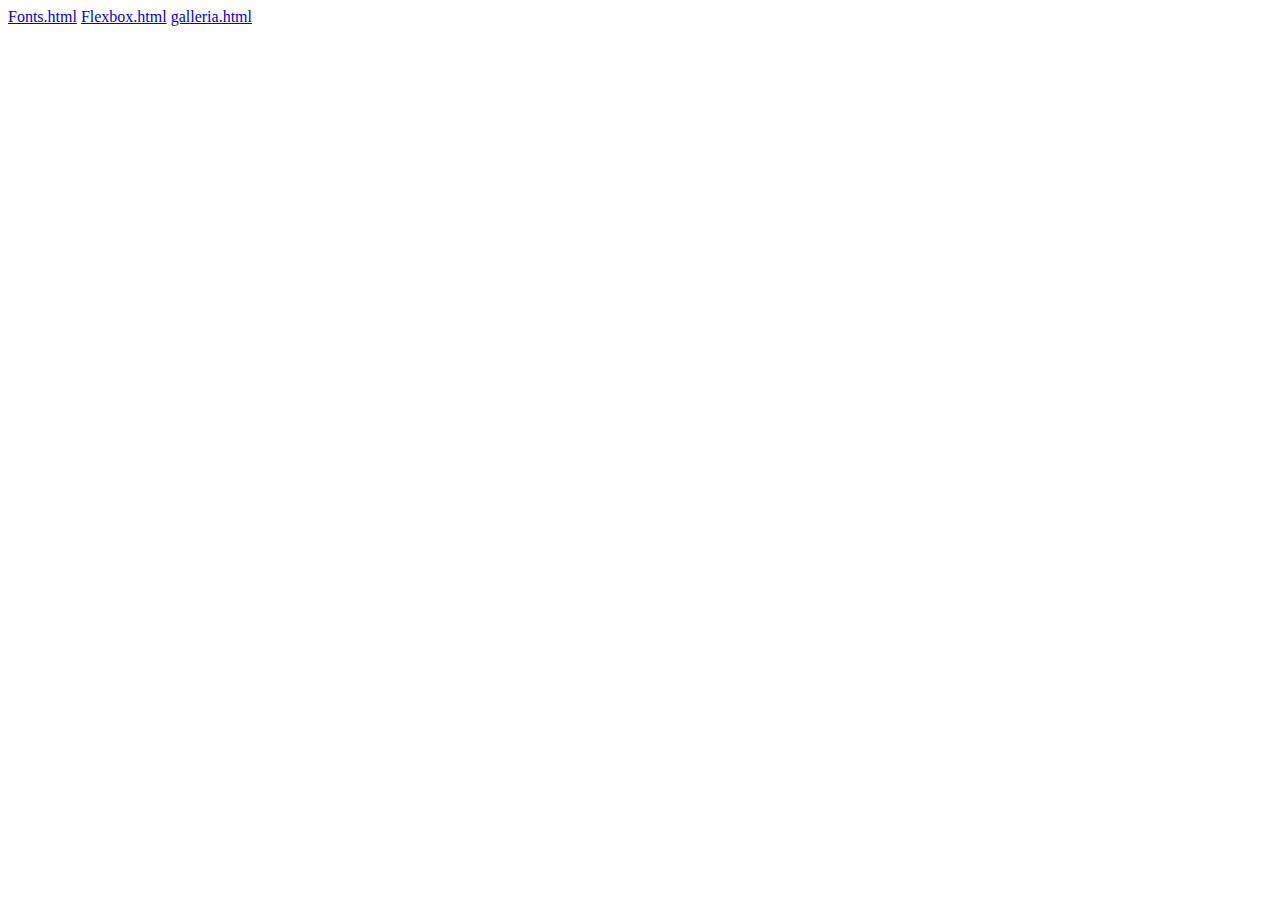
<file: index.html>
<!DOCTYPE html>

<html>
    <head>
        <!-- Sivun metatiedot tulevat tänne-->
        <meta charset="UTF-8">
        <meta name="viewport" content="width=device-width, initial-scale=1.0">
        <title>Sivun nimi</title>
        <link rel="stylesheet" href="#"> <!-- Linkitys tyylitiedostoon-->
    </head>
    
    
    <body>
        <!-- Sivun varsinainen sisältö tulee tänne-->
        <a href="https://digipaja.github.io/css-ohjeita/fonts.html">Fonts.html</a>
        <a href="https://digipaja.github.io/css-ohjeita/flexbox.html">Flexbox.html</a>
        <a href="https://digipaja.github.io/css-ohjeita/galleria.html">galleria.html</a>
    </body>
</html>
</file>
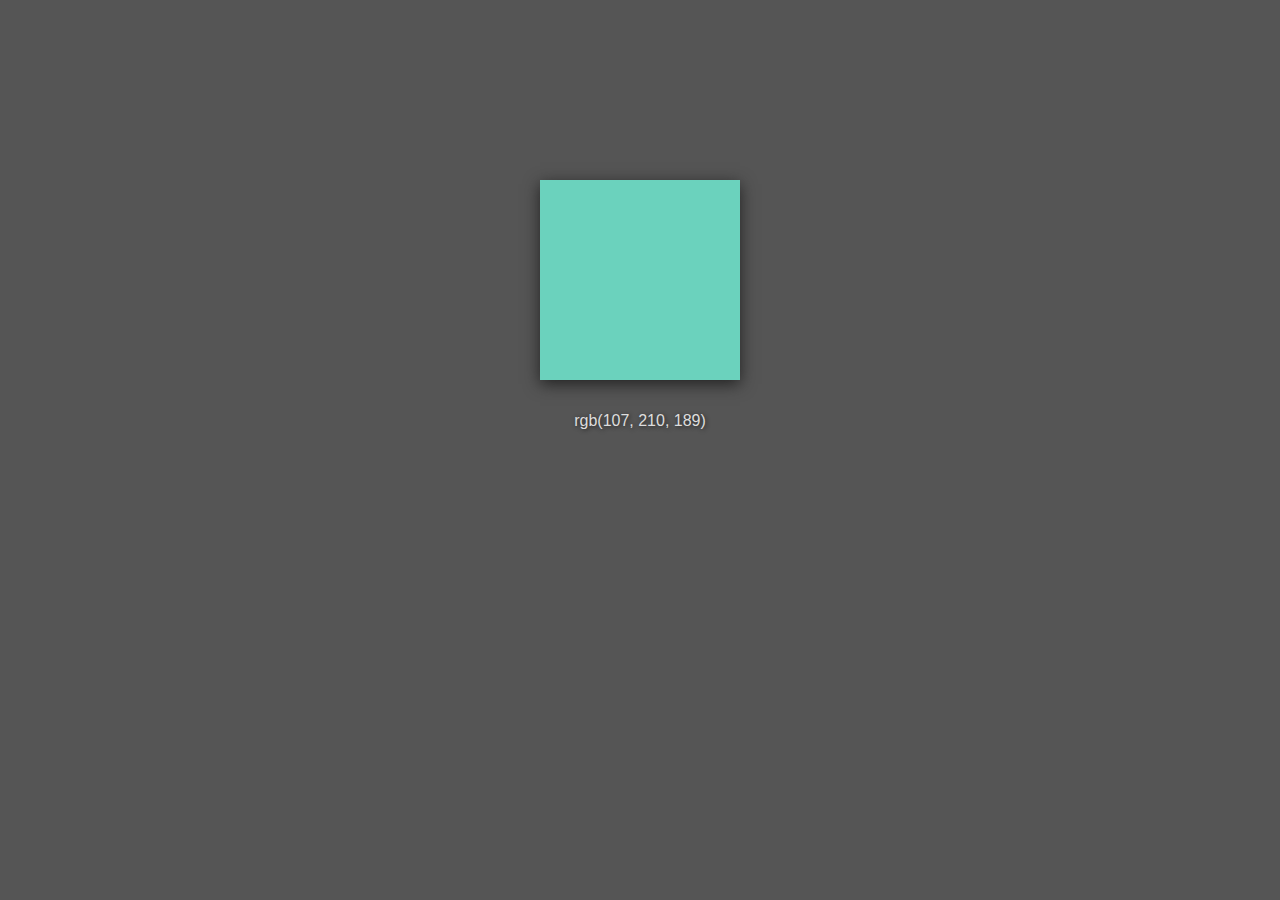
<file: color.html>
<!DOCTYPE html>

<html>
    <head>
        <meta charset="UTF-8">
        <meta name="viewport" content="width=device-width, initial-scale=1.0">
        <title>Sivun nimi</title>
        
        <style>
            body {
                background-color: #555;
                text-align: center;
                color: #ddd;
                text-shadow: 1px 1px 4px #222;
                font-family: 'Rockwell', 'Georgia', sans-serif;
            }
            

            
            #box {
                width: 200px;
                height: 200px;
                background-color: rgb(87,170,200);
                margin: 20vh auto 2em auto;
                box-shadow: 0px 4px 15px #222;
                cursor: pointer;
            }
            

        </style>
    </head>
    
    <body>
    
        <div class="wrapper">
            <div id='box' onclick='newColor()'></div>
            <p id="koodi"></p>
        </div>
        
        <script>
            
            // Tämä toteuttaa funktion sivun latautuessa ensimmäistä kertaa, jolloin myös ensimmäinen väri on satunnainen:
            onload = function() {
                newColor();
            }
            
            function newColor() {
                var vari1 = randomColor();
                var vari2 = randomColor();
                var vari3 = randomColor();
               
               var uusiVari = 'rgb(' + vari1 +', '+vari2+', '+vari3+')'; 
                document.getElementById('box').style.backgroundColor = uusiVari;
                
                document.getElementById("koodi").innerHTML = uusiVari;
            }
            
            function randomColor() {
                return Math.floor(Math.random() *256);
            }
            
            
        
        
        </script>
    </body>
</html>
</file>
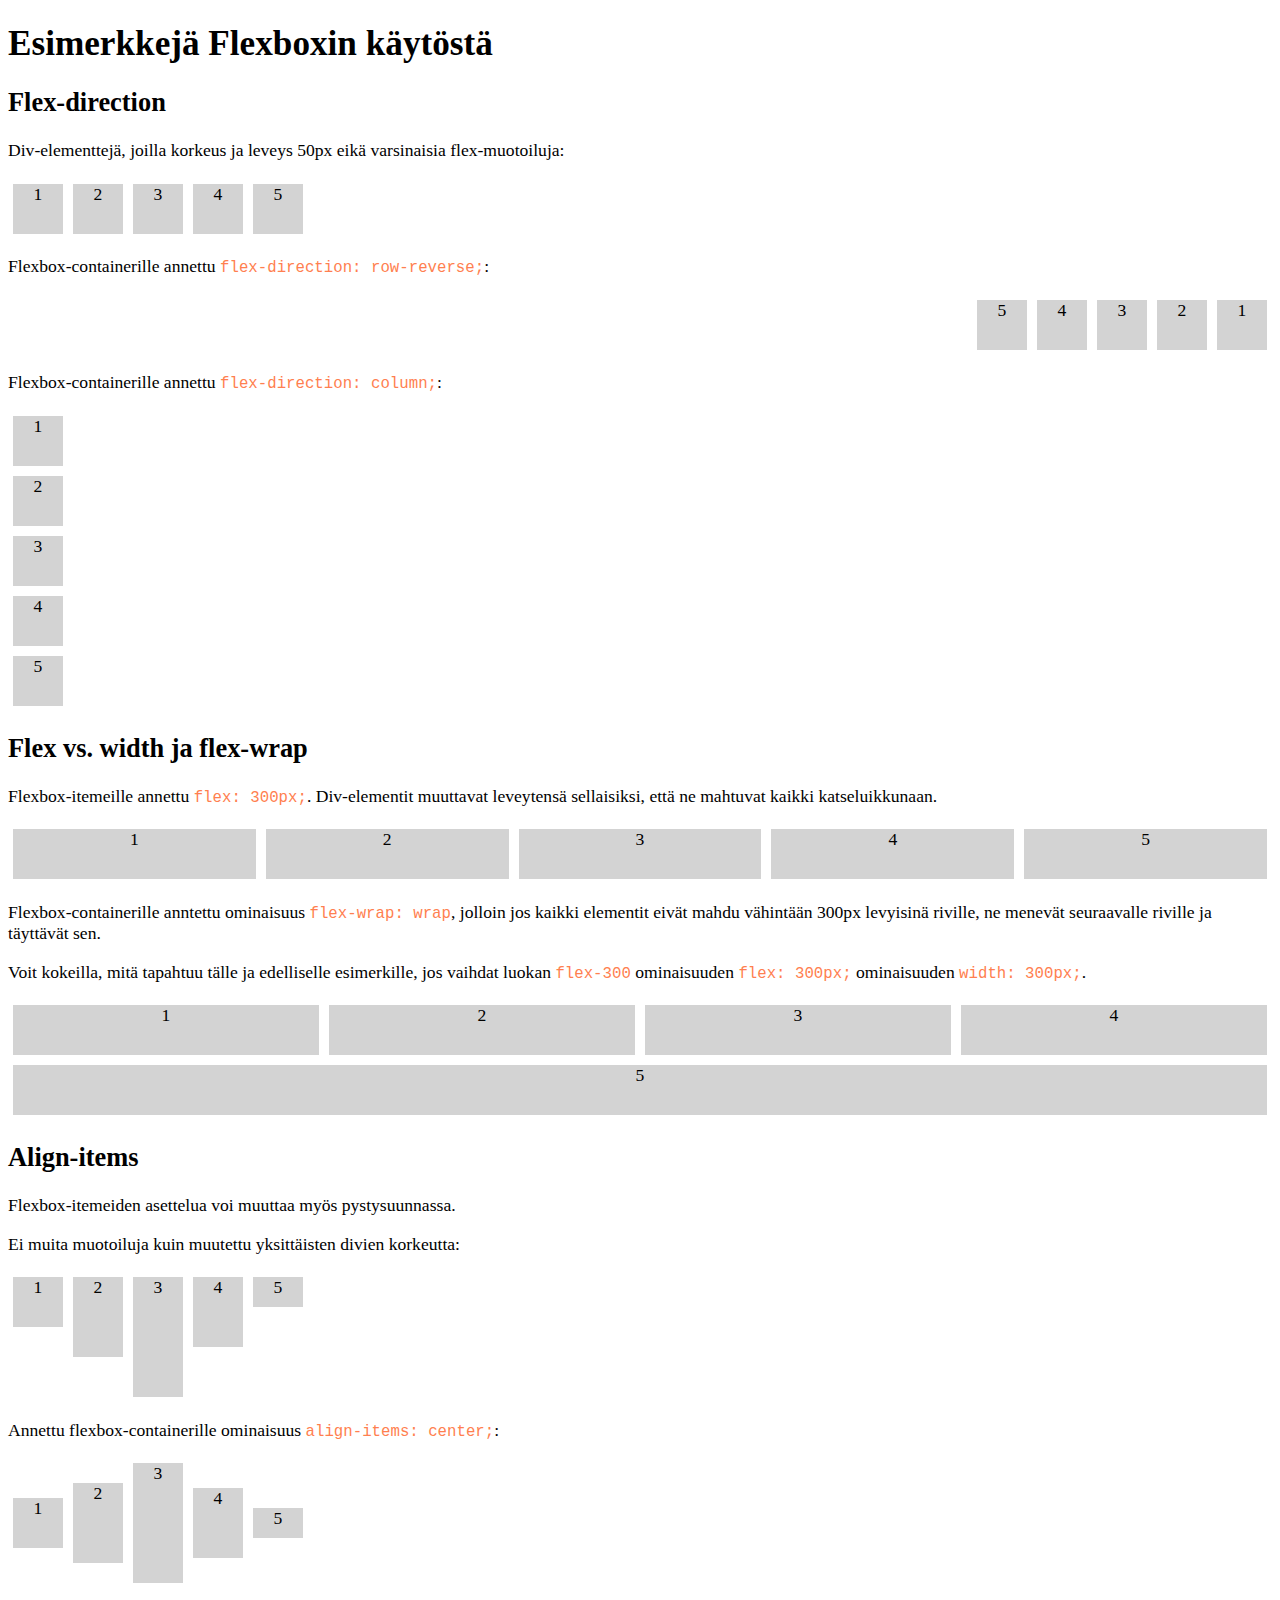
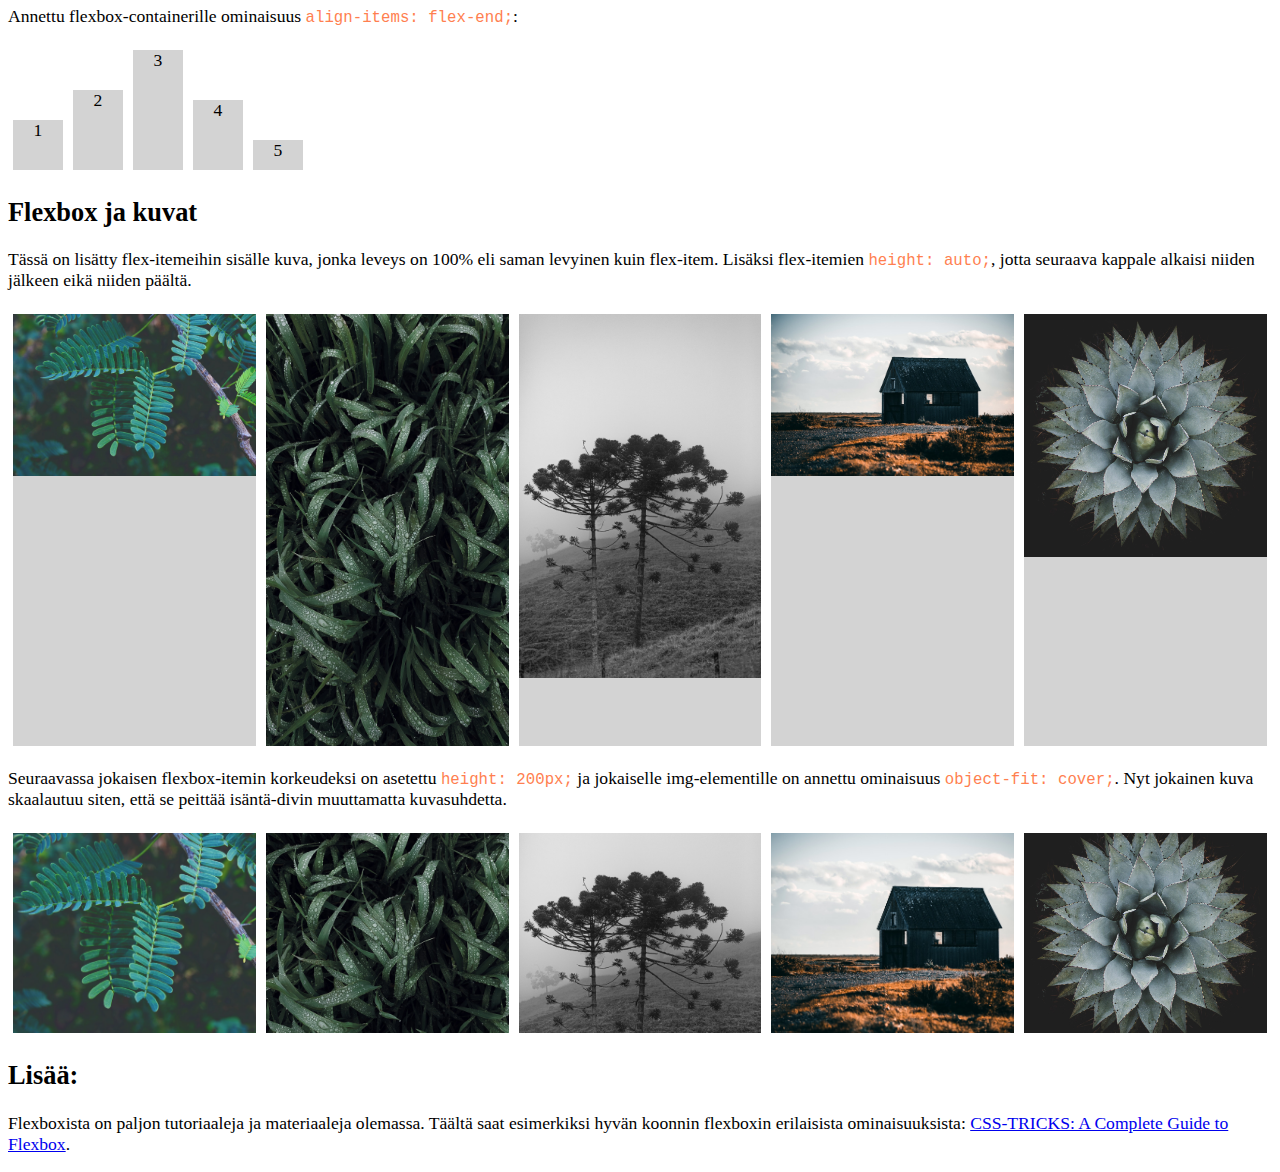
<file: flexbox.html>
<!DOCTYPE html>
<!--https://css-tricks.com/snippets/css/a-guide-to--flexbox/-->
<html>
    <head>
        <meta charset="UTF-8">
        <meta name="viewport" content="width=device-width, initial-scale=1.0">
        <title>Flexbox</title>
        <link rel="stylesheet" href="#">
        
        <style>
            body {
                font-size: 1.1em;
            }
            
            code {
                font-size: 1.1em;
                color: coral;
            }
            
            .flexbox {
                display: flex;
                flex-direction: row;
            }
            
            .flexboxItem {
                background-color: lightgrey;
                width: 50px;
                height: 50px;
                margin: 5px;
                text-align: center;
            } 
            
            .row-reverse {
                flex-direction: row-reverse;
            }
            
            .column {
                flex-direction: column;
            }
            
            .flex-300 {
                flex: 300px;
            }
            
            .wrap {
                flex-wrap: wrap;
            }
            
            .flex-img {
                width: 300px;
                height: auto;
                
                   
            }
            
            .flex-img img {
                width: 100%;
                display: flex;
            }
            
            .square {
                width: 300px;
                height: 300px;
            }
            
            .height-200 {
                height: 200px;
            }
            
            .fit {
                height: 100%;
                object-fit: cover;
            }
        </style>
    </head>
    
    <body>
        <h1>Esimerkkejä Flexboxin käytöstä</h1>
        <h2>Flex-direction</h2>
        <p>Div-elementtejä, joilla korkeus ja leveys 50px eikä varsinaisia flex-muotoiluja:</p>
        <div class="flexbox">
            <div class="flexboxItem">1</div>
            <div class="flexboxItem">2</div>
            <div class="flexboxItem">3</div>
            <div class="flexboxItem">4</div>
            <div class="flexboxItem">5</div>
        </div>
        
        <p>Flexbox-containerille annettu <code>flex-direction: row-reverse;</code>:</p>
        <div class="flexbox row-reverse">
            <div class="flexboxItem">1</div>
            <div class="flexboxItem">2</div>
            <div class="flexboxItem">3</div>
            <div class="flexboxItem">4</div>
            <div class="flexboxItem">5</div>
        </div>
        
        <p>Flexbox-containerille annettu <code>flex-direction: column;</code>:</p>
        <div class="flexbox column">
            <div class="flexboxItem">1</div>
            <div class="flexboxItem">2</div>
            <div class="flexboxItem">3</div>
            <div class="flexboxItem">4</div>
            <div class="flexboxItem">5</div>
        </div>
        
        <h2>Flex vs. width ja flex-wrap</h2>
        <p>Flexbox-itemeille annettu <code>flex: 300px;</code>. Div-elementit muuttavat leveytensä sellaisiksi, että ne mahtuvat kaikki katseluikkunaan.</p>
        <div class="flexbox">
            <div class="flexboxItem flex-300">1</div>
            <div class="flexboxItem flex-300">2</div>
            <div class="flexboxItem flex-300">3</div>
            <div class="flexboxItem flex-300">4</div>
            <div class="flexboxItem flex-300">5</div>
        </div>
        
        <p>Flexbox-containerille anntettu ominaisuus <code>flex-wrap: wrap</code>, jolloin jos kaikki elementit eivät mahdu vähintään 300px levyisinä riville, ne menevät seuraavalle riville ja täyttävät sen.</p>
        <p>Voit kokeilla, mitä tapahtuu tälle ja edelliselle esimerkille, jos vaihdat luokan <code>flex-300</code> ominaisuuden <code>flex: 300px;</code> ominaisuuden <code>width: 300px;</code>.</p>
        <div class="flexbox wrap">
            <div class="flexboxItem flex-300">1</div>
            <div class="flexboxItem flex-300">2</div>
            <div class="flexboxItem flex-300">3</div>
            <div class="flexboxItem flex-300">4</div>
            <div class="flexboxItem flex-300">5</div>
        </div>
        
        
        <h2>Align-items</h2>
        <p>Flexbox-itemeiden asettelua voi muuttaa myös pystysuunnassa.</p>
        <p>Ei muita muotoiluja kuin muutettu yksittäisten divien korkeutta:</p>
        <div class="flexbox">
            <div class="flexboxItem" style="height: 50px;">1</div>
            <div class="flexboxItem" style="height: 80px;">2</div>
            <div class="flexboxItem" style="height: 120px;">3</div>
            <div class="flexboxItem" style="height: 70px;">4</div>
            <div class="flexboxItem" style="height: 30px;">5</div>
        </div>
        
        <p>Annettu flexbox-containerille ominaisuus <code>align-items: center;</code>:</p>
        <div class="flexbox" style="align-items: center;">
            <div class="flexboxItem" style="height: 50px;">1</div>
            <div class="flexboxItem" style="height: 80px;">2</div>
            <div class="flexboxItem" style="height: 120px;">3</div>
            <div class="flexboxItem" style="height: 70px;">4</div>
            <div class="flexboxItem" style="height: 30px;">5</div>
        </div>
        
        <p>Annettu flexbox-containerille ominaisuus <code>align-items: flex-end;</code>:</p>
        
        <div class="flexbox" style="align-items: flex-end;">
            <div class="flexboxItem" style="height: 50px;">1</div>
            <div class="flexboxItem" style="height: 80px;">2</div>
            <div class="flexboxItem" style="height: 120px;">3</div>
            <div class="flexboxItem" style="height: 70px;">4</div>
            <div class="flexboxItem" style="height: 30px;">5</div>
        </div>
        
        <h2>Flexbox ja kuvat</h2>
        <p>Tässä on lisätty flex-itemeihin sisälle kuva, jonka leveys on 100% eli saman levyinen kuin flex-item. Lisäksi flex-itemien <code>height: auto;</code>, jotta seuraava kappale alkaisi niiden jälkeen eikä niiden päältä.</p>
        <div class="flexbox">
            <div class="flexboxItem flex-img"><img src="Images/kuva1.jpg"></div>
            <div class="flexboxItem flex-img"><img src="Images/kuva2.jpg"></div>
            <div class="flexboxItem flex-img"><img src="Images/kuva3.jpg"></div>
            <div class="flexboxItem flex-img"><img src="Images/kuva4.jpg"></div>
            <div class="flexboxItem flex-img"><img src="Images/kuva5.jpg"></div>
        </div>
        
        <p>Seuraavassa jokaisen flexbox-itemin korkeudeksi on asetettu <code>height: 200px;</code> ja jokaiselle img-elementille on annettu ominaisuus <code>object-fit: cover;</code>. Nyt jokainen kuva skaalautuu siten, että se peittää isäntä-divin muuttamatta kuvasuhdetta.</p>
        <div class="flexbox">
            <div class="flexboxItem height-200 flex-img"><img class="fit" src="Images/kuva1.jpg"></div>
            <div class="flexboxItem height-200 flex-img"><img class="fit" src="Images/kuva2.jpg"></div>
            <div class="flexboxItem height-200 flex-img"><img class="fit" src="Images/kuva3.jpg"></div>
            <div class="flexboxItem height-200 flex-img"><img class="fit" src="Images/kuva4.jpg"></div>
            <div class="flexboxItem height-200 flex-img"><img class="fit" src="Images/kuva5.jpg"></div>
        </div>
        
        <h2>Lisää:</h2>
        <p>Flexboxista on paljon tutoriaaleja ja materiaaleja olemassa. Täältä saat esimerkiksi hyvän koonnin flexboxin erilaisista ominaisuuksista: <a href="https://css-tricks.com/snippets/css/a-guide-to-flexbox/">CSS-TRICKS: A Complete Guide to Flexbox</a>.</p>
        
    </body>
</html>
</file>
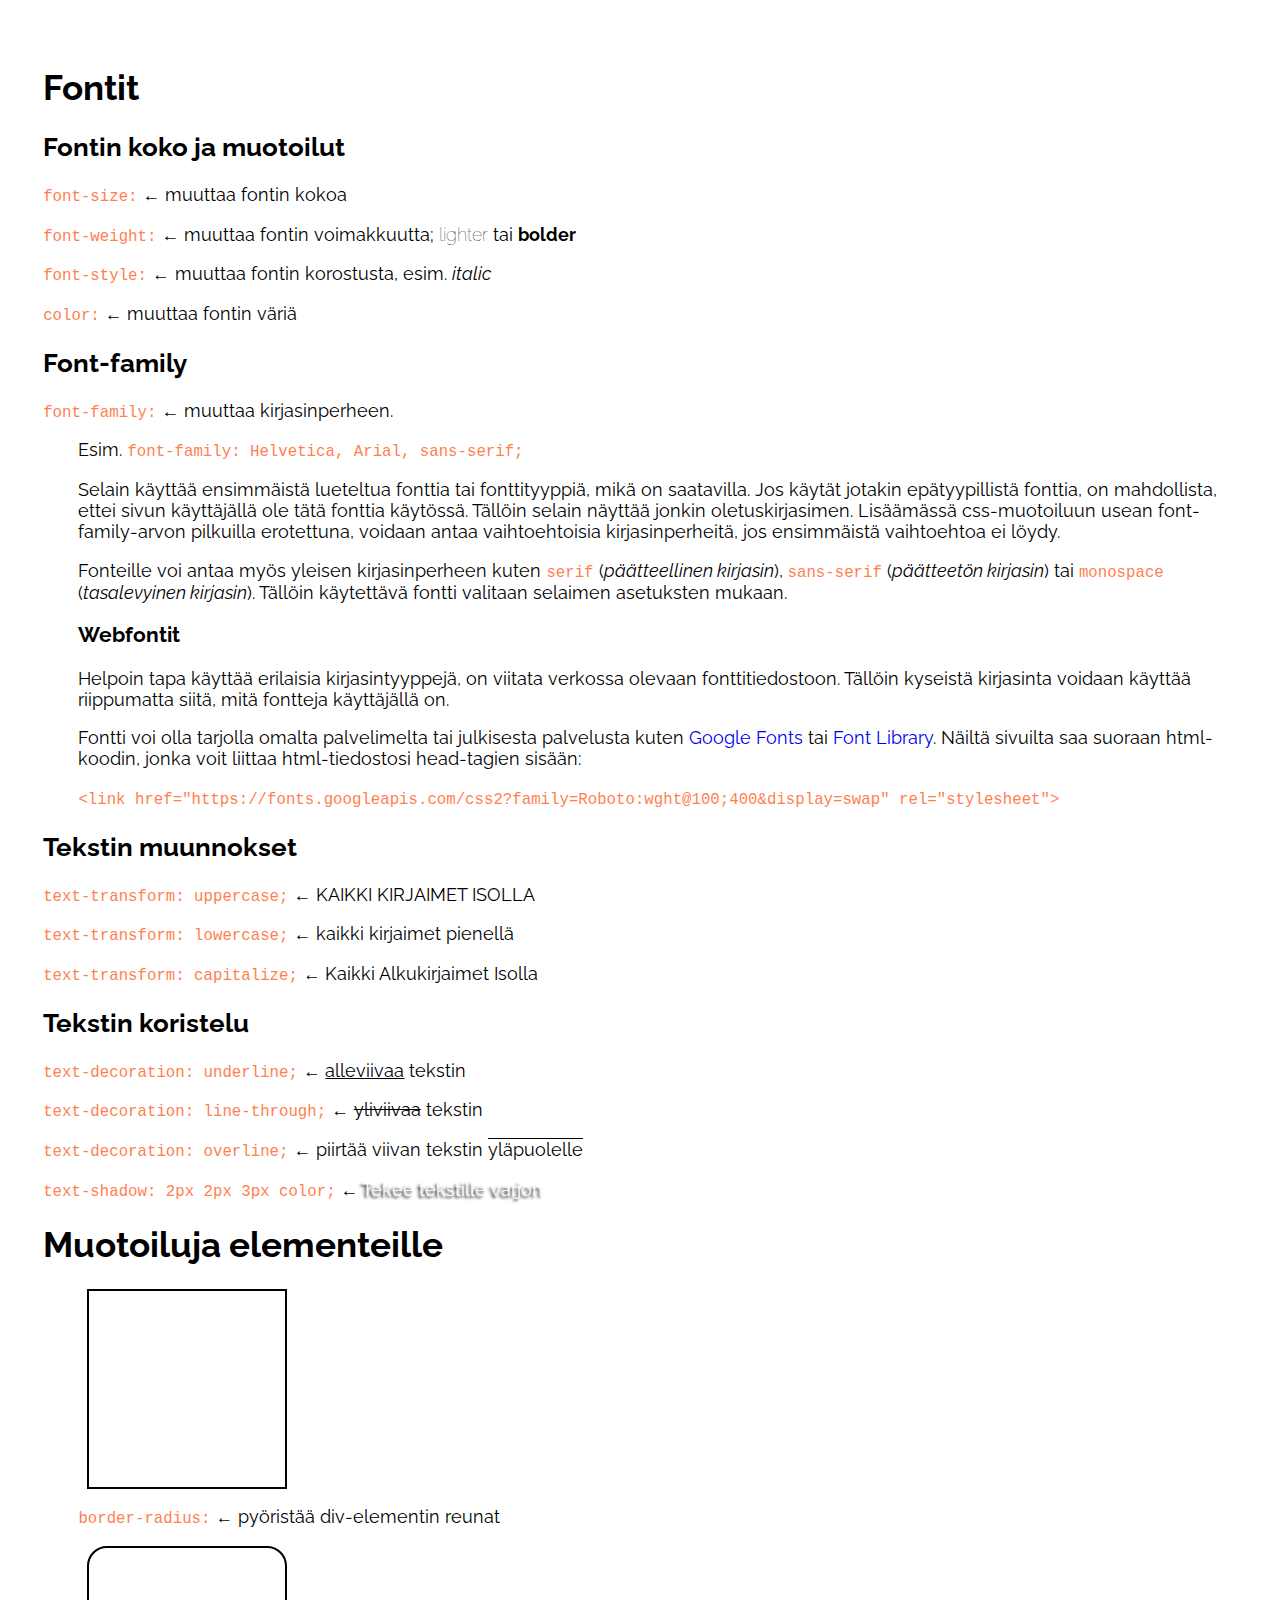
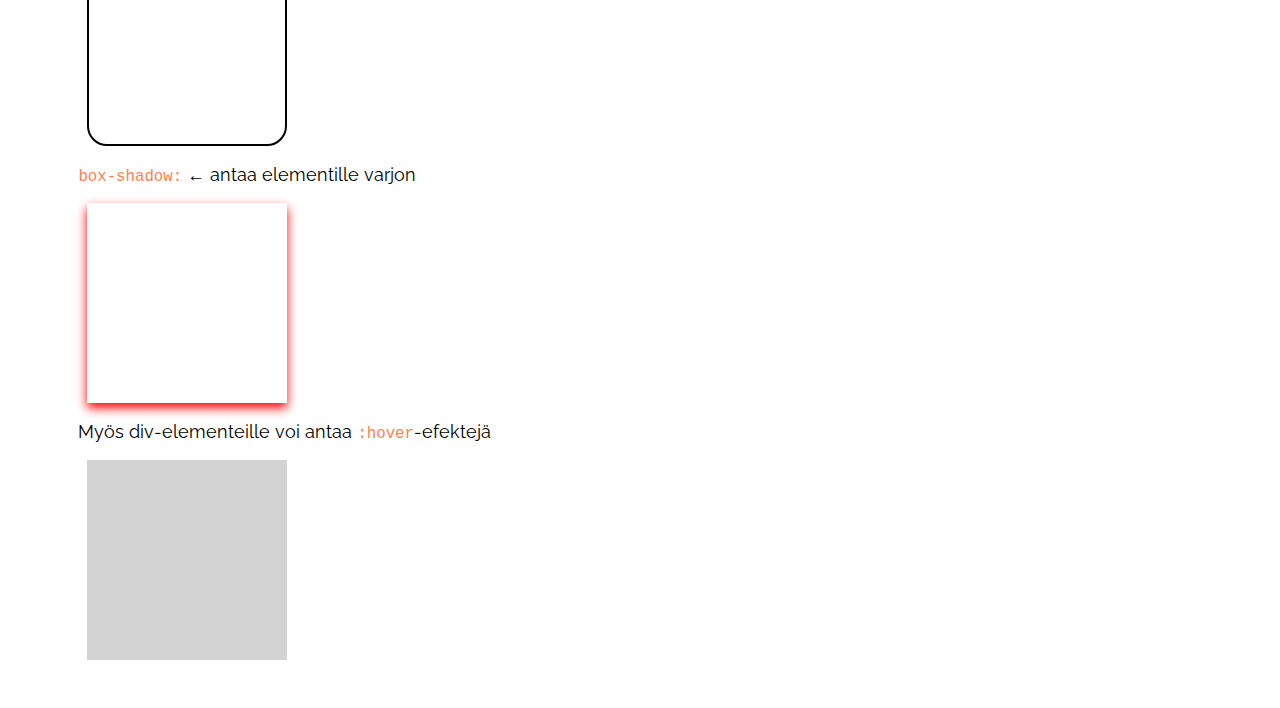
<file: fonts.html>
<!DOCTYPE html>
<html>
    <head>
        <meta charset="UTF-8">
        <meta name="viewport" content="width=device-width, initial-scale=1.0">
        <title>Fontit ja muita CSS-muotoiluja</title>
        <link rel="stylesheet" href="#">
        
        <link href="https://fonts.googleapis.com/css2?family=Roboto:wght@100;400&display=swap" rel="stylesheet">
        
        <link rel="preconnect" href="https://fonts.gstatic.com">
        <link href="https://fonts.googleapis.com/css2?family=Raleway:wght@200;400;700&display=swap" rel="stylesheet">
        
        <style>
            body {
                font-size: 1.1em;
                padding: 2em; 
                font-family: 'Raleway', sans-serif;
            }
            
            p {
            }
            
            code {
                font-size: 1.1em;
                color: coral;
            }
            
            .sisennys {
                margin-left: 2em;
            }
            
            .box {
                width: 200px;
                height: 200px;
                margin: 0.5em;
                border: 2px solid black;
                box-sizing: border-box;
            }
            
            .button {
                cursor: pointer;
                background-color: lightgray;
                border: none;
            }
            
            .button:hover {
                box-shadow: 0px 5px 10px #444;
            }
            
            a {
                text-decoration: none;
            }
        </style>
    </head>
    
    <body>
    
        <h1>Fontit</h1>
        <h2>Fontin koko ja muotoilut</h2>
        <p><code>font-size:</code> &#8592; muuttaa fontin kokoa</p>
        
        
        <p><code>font-weight:</code> &#8592; muuttaa fontin voimakkuutta; 
            <span style="font-weight: lighter;">lighter</span> tai <span style="font-weight: bolder;">bolder</span></p>
        <p><code>font-style:</code> &#8592; muuttaa fontin korostusta, esim. <span style="font-style: italic;">italic</span></p>
        <p><code>color:</code> &#8592; muuttaa fontin väriä</p>
        
        <h2>Font-family</h2>
        <p><code>font-family:</code> &#8592; muuttaa kirjasinperheen.</p>
        
        <div class="sisennys">
            <p>Esim. <code>font-family: Helvetica, Arial, sans-serif;</code></p>
        
            <p>Selain käyttää ensimmäistä lueteltua fonttia tai fonttityyppiä, mikä on saatavilla. Jos käytät jotakin epätyypillistä fonttia, on mahdollista, ettei sivun käyttäjällä ole tätä fonttia käytössä. Tällöin selain näyttää jonkin oletuskirjasimen. Lisäämässä css-muotoiluun usean font-family-arvon pilkuilla erotettuna, voidaan antaa vaihtoehtoisia kirjasinperheitä, jos ensimmäistä vaihtoehtoa ei löydy.</p>
        
            <p>Fonteille voi antaa myös yleisen kirjasinperheen kuten <code>serif</code> (<i>päätteellinen kirjasin</i>), <code>sans-serif</code> (<i>päätteetön kirjasin</i>) tai <code>monospace</code> (<i>tasalevyinen kirjasin</i>). Tällöin käytettävä fontti valitaan selaimen asetuksten mukaan.</p>
            
            <h3>Webfontit</h3>
            <p>Helpoin tapa käyttää erilaisia kirjasintyyppejä, on viitata verkossa olevaan fonttitiedostoon. Tällöin kyseistä kirjasinta voidaan käyttää riippumatta siitä, mitä fontteja käyttäjällä on.</p>
            <p>Fontti voi olla tarjolla omalta palvelimelta tai julkisesta palvelusta kuten <a href="https://www.google.com/fonts">Google Fonts</a> tai <a href="https://fontlibrary.org/">Font Library</a>. Näiltä sivuilta saa suoraan html-koodin, jonka voit liittaa html-tiedostosi head-tagien sisään:</p>
            <p><code> &lt;link href="https://fonts.googleapis.com/css2?family=Roboto:wght@100;400&display=swap" rel="stylesheet"&gt;</code></p>
        </div>
        
        <h2>Tekstin muunnokset</h2>
        <p><code>text-transform: uppercase;</code> &#8592  <span style="text-transform: uppercase;">Kaikki kirjaimet isolla</span></p>
        
        <p><code>text-transform: lowercase;</code> &#8592  <span style="text-transform: lowercase;">Kaikki kirjaimet pienellä</span></p>
        
        <p><code>text-transform: capitalize;</code> &#8592  <span style="text-transform: capitalize;">Kaikki alkukirjaimet isolla</span></p>
        
        <h2>Tekstin koristelu</h2>
        <p><code>text-decoration: underline;</code> &#8592 <span style="text-decoration: underline;">alleviivaa</span> tekstin</p>
        <p><code>text-decoration: line-through;</code> &#8592 <span style="text-decoration: line-through;">yliviivaa</span> tekstin</p>
        <p><code>text-decoration: overline;</code> &#8592 piirtää viivan tekstin <span style="text-decoration: overline;">yläpuolelle</span></p>
        
        <p><code>text-shadow: 2px 2px 3px color;</code> &#8592  <span style="text-shadow: -2px 2px 3px #000; color: white;">Tekee tekstille varjon</span></p>
     
        
        <h1>Muotoiluja elementeille</h1>
        <div class="sisennys">
            <div class="box"></div>
            <p><code>border-radius:</code> &#8592 pyöristää div-elementin reunat</p>
            <div class="box" style="border-radius: 10%"></div>
            <p><code>box-shadow:</code> &#8592 antaa elementille varjon</p>
            <div class="box" style="box-shadow: 0px 5px 10px red; border: none;"></div>
            <p>Myös div-elementeille voi antaa <code>:hover</code>-efektejä</p>
            <div class="box button" ></div>
        </div>
        
    </body>
</html>
</file>
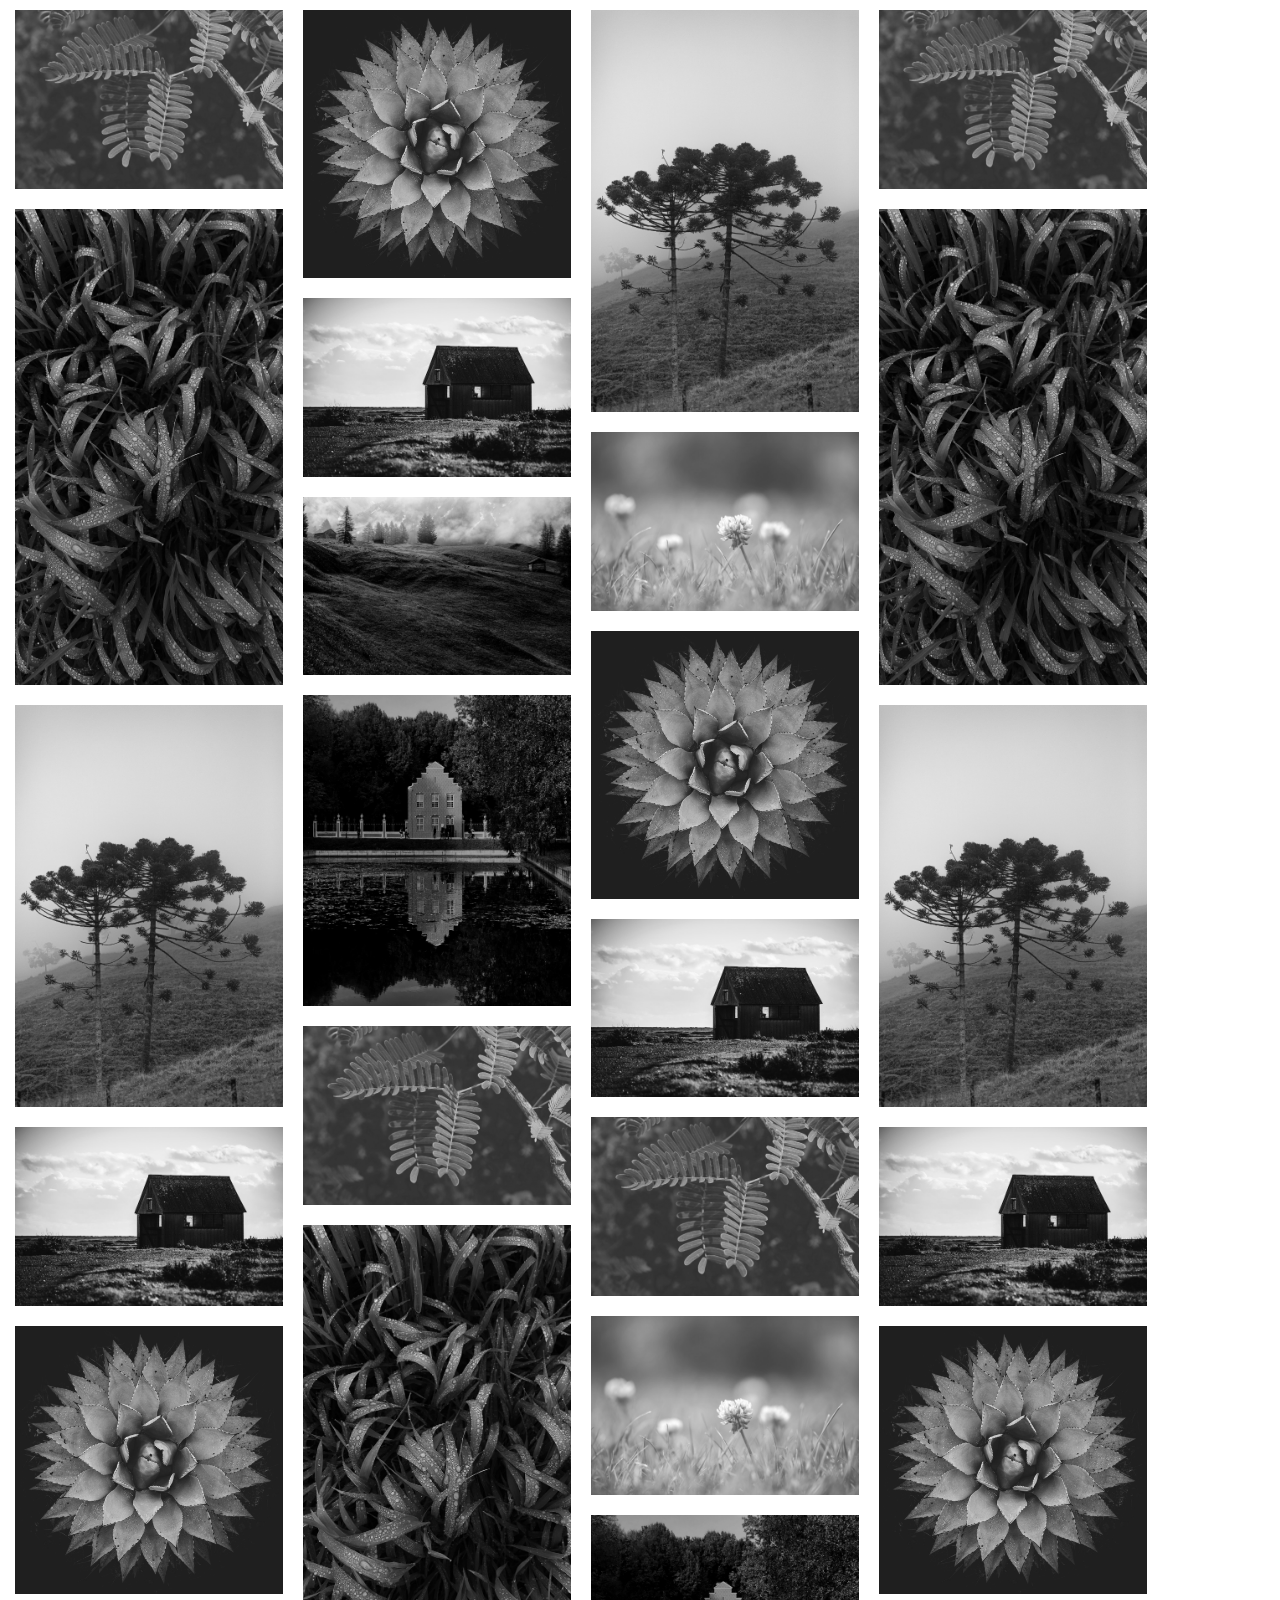
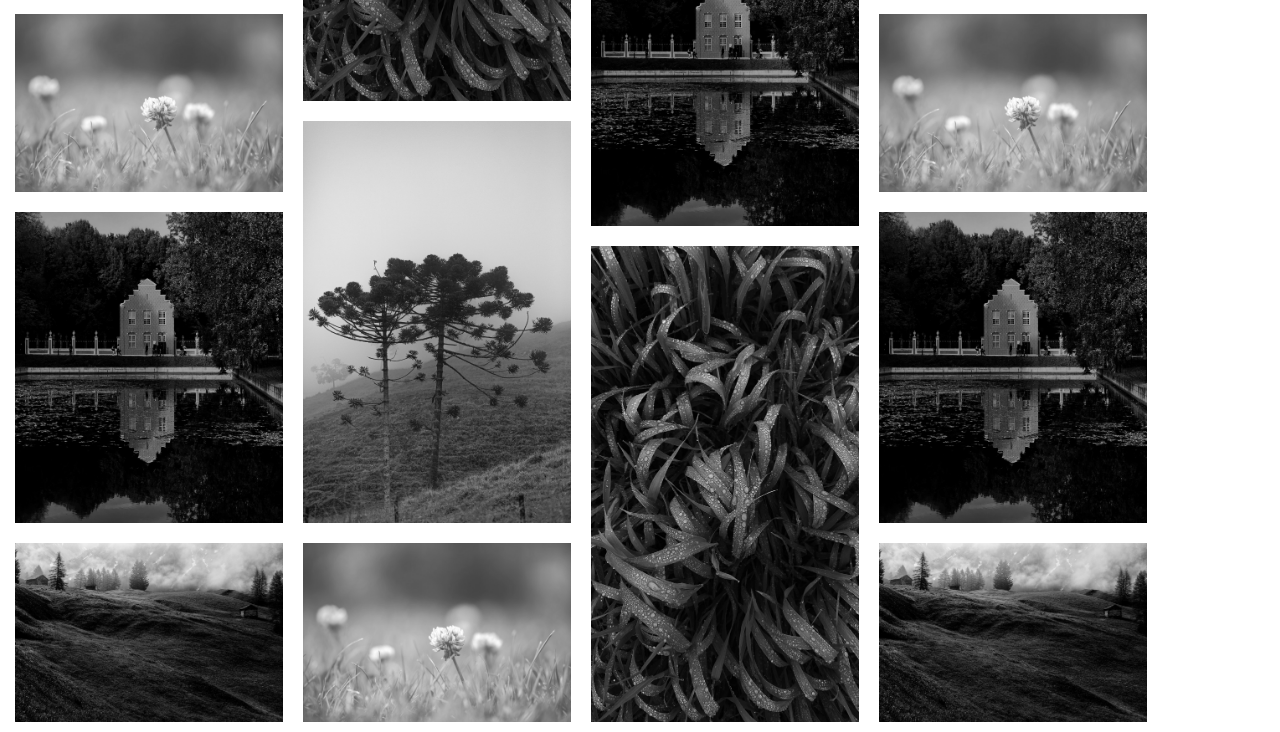
<file: galleria.html>
<!DOCTYPE html>

<html>
    <head>
        <meta charset="UTF-8">
        <meta name="viewport" content="width=device-width, initial-scale=1.0">
        <title>Galleria</title>
        <link rel="stylesheet" href="galleria.css">
    </head>
    
    <body>
        <div class="gallery">
            <div class="column">
                <img src="Images/kuva1.jpg">
                <img src="Images/kuva2.jpg">
                <img src="Images/kuva3.jpg">
                <img src="Images/kuva4.jpg">
                <img src="Images/kuva5.jpg">
                <img src="Images/kuva6.jpg">
                <img src="Images/kuva7.jpg">
                <img src="Images/kuva8.jpg">
            </div>
            <div class="column">
                <img src="Images/kuva5.jpg">
                <img src="Images/kuva4.jpg">
                <img src="Images/kuva8.jpg">
                <img src="Images/kuva7.jpg">
                <img src="Images/kuva1.jpg">
                <img src="Images/kuva2.jpg">
                <img src="Images/kuva3.jpg">
                <img src="Images/kuva6.jpg">
            </div>
            <div class="column">
                <img src="Images/kuva3.jpg">
                <img src="Images/kuva6.jpg">
                <img src="Images/kuva5.jpg">
                <img src="Images/kuva4.jpg">
                <img src="Images/kuva1.jpg">
                <img src="Images/kuva6.jpg">
                <img src="Images/kuva7.jpg">
                <img src="Images/kuva2.jpg">
            </div>
            <div class="column">
                <img src="Images/kuva1.jpg">
                <img src="Images/kuva2.jpg">
                <img src="Images/kuva3.jpg">
                <img src="Images/kuva4.jpg">
                <img src="Images/kuva5.jpg">
                <img src="Images/kuva6.jpg">
                <img src="Images/kuva7.jpg">
                <img src="Images/kuva8.jpg">
            </div>
        
        </div>
    </body>
</html>
</file>
<file: galleria.css>
* {
    margin: 0;
    padding: 0;
}

img {
    width: 100%;
    display: block;
    padding: 10px;
    box-sizing: border-box;
}

.gallery {
    width: 90vw;
    align-items: center;
    display: flex;
    flex-direction: row;
    flex-wrap: wrap;
    /*flex-flow: row wrap;*/
    padding: 0 5px;
}

.gallery .column {
    flex: 100%;
}

.gallery .column img {
    transition: 0.5s;
    filter: grayscale(100%);
}

.gallery .column img:hover {
    filter: grayscale(0%);
    transform: scale(1.03);
    
}



@media screen and (min-width: 660px) {
    .gallery .column {
        flex: 50%;
    }
}

@media screen and (min-width: 900px) {
    .gallery .column {
        flex: 25%;
    }
}
</file>
